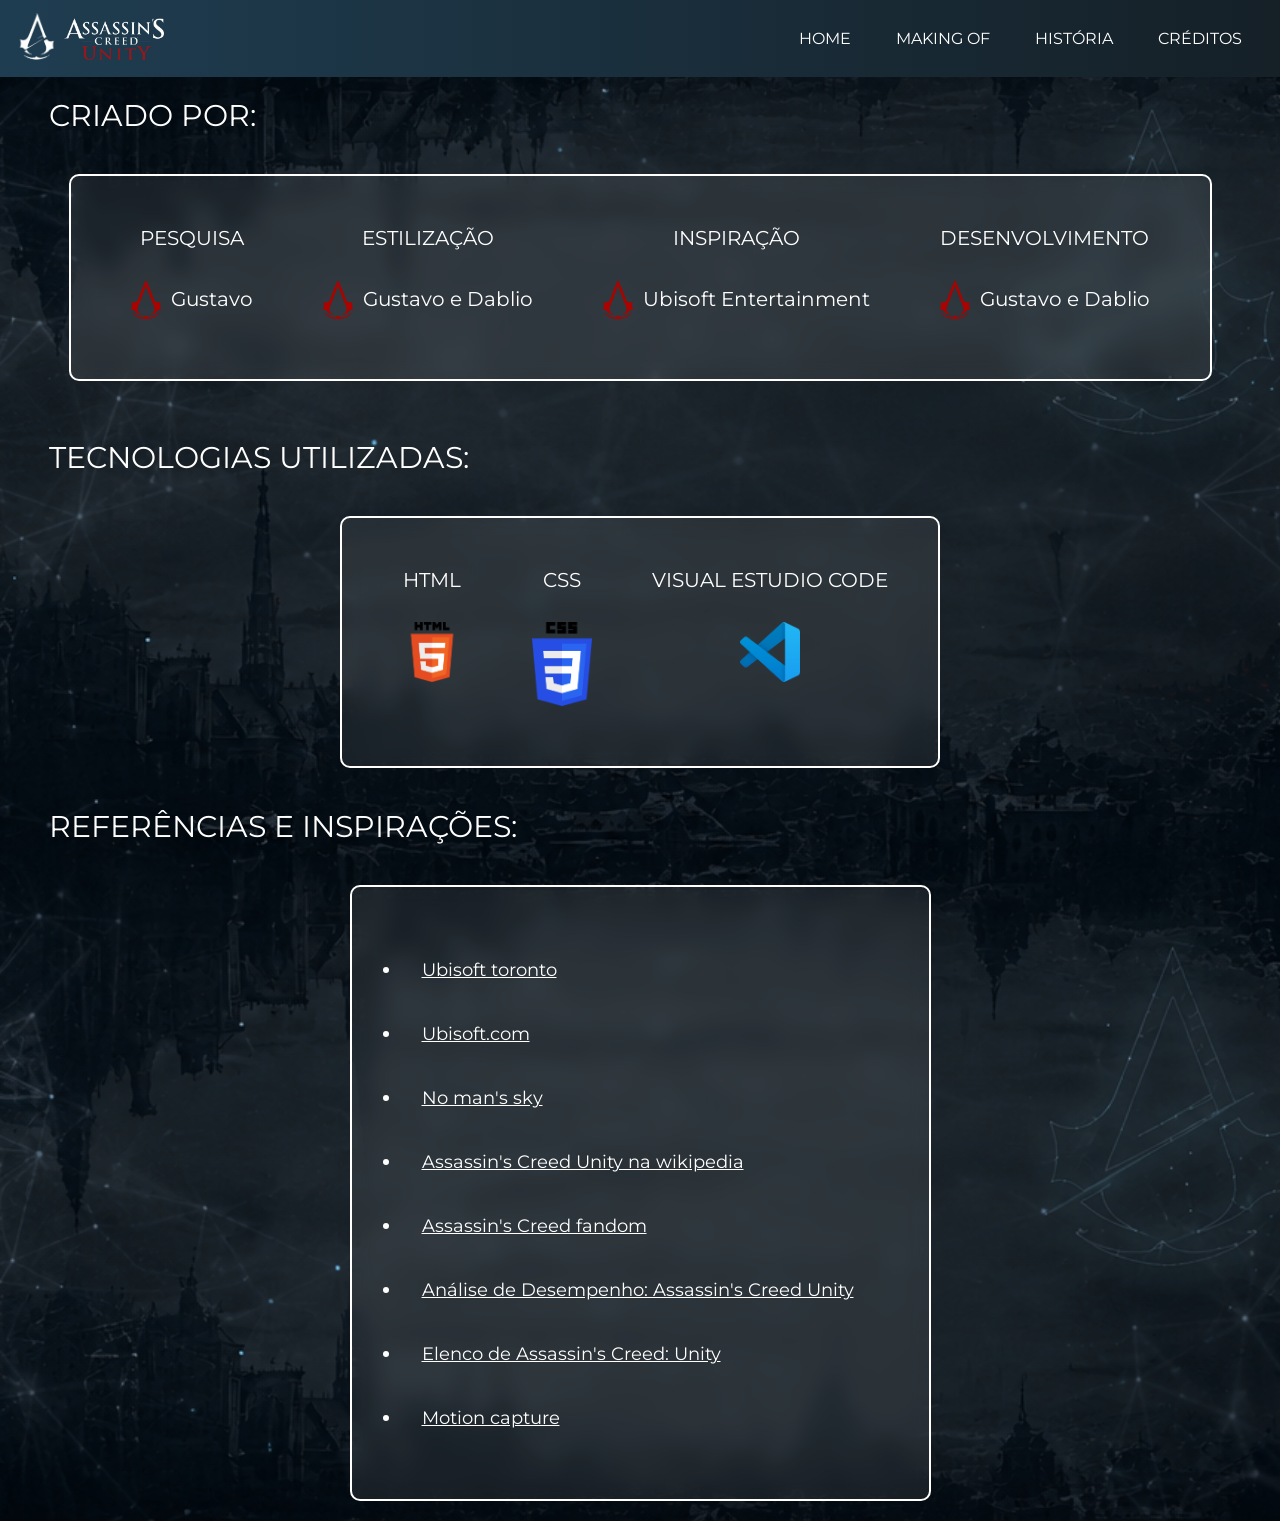
<file: cred.html>
<!DOCTYPE html>
<html lang="pt-br">

<head>
    <meta charset="UTF-8">
    <meta name="viewport" content="width=device-width, initial-scale=1.0">
    <link rel="stylesheet" href="creditos.css">
    <link rel="shortcut icon" href="imgs/assassins-creed-logo-assassins-creed-unity-symbol-11562928846pfso5lm8o0.png"
        type="image/x-icon">
    <title>Creditos</title>
</head>

<body>
    <nav class="navegacao">
        <div class="menu">
            <div class="logo">
                <a href="index.html">
                    <img src="imgs/AClogobranco.png" id="logoBranco" alt="">
                    <img src="imgs/assassins-creed-unity-logo-assassins-creed-unity-logo.png" alt="">
                </a>
            </div>
            <div class="link">
                <a href="index.html">home</a>
                <a href="makingof.html">making of</a>
                <a href="historia.html">história</a>
                <a href="cred.html">Créditos</a>
            </div>
        </div>
    </nav>
    <main>
        <h2>Criado por:</h2>
        <div class="desenvolvedores">
            <div class="atuacoes">
                <h3>pesquisa</h3>
                <div class="membros">
                    <img src="imgs/red-Assassin’s-Creed-Logo-PNG-Photo.png" alt="">
                    <p>Gustavo</p>
                </div>
            </div>
            <div class="atuacoes">
                <h3>estilização</h3>
                <div class="membros">
                    <img src="imgs/red-Assassin’s-Creed-Logo-PNG-Photo.png" alt="">
                    <p>Gustavo e Dablio</p>
                </div>
            </div>
            <div class="atuacoes">
                <h3>inspiração</h3>
                <div class="membros">
                    <img src="imgs/red-Assassin’s-Creed-Logo-PNG-Photo.png" alt="">
                    <p>Ubisoft Entertainment</p>
                </div>
            </div>
            <div class="atuacoes">
                <h3>Desenvolvimento</h3>
                <div class="membros">
                    <img src="imgs/red-Assassin’s-Creed-Logo-PNG-Photo.png" alt="">
                    <p>Gustavo e Dablio</p>
                </div>
            </div>
        </div>
        <br>
        <h2>Tecnologias Utilizadas:</h2>
        <div class="desenvolvedores">
            <div class="atuacoes">
                <h3>Html</h3>
                <div class="membros">
                    <img src="imgs/HTML5_logo_and_wordmark.svg.png" id="tecnologia" alt="Logo html">
                </div>
            </div>
            <div class="atuacoes">
                <h3>Css</h3>
                <div class="membros">
                    <img src="imgs/css-3-logo-1.png" id="tecnologia" alt="Logo css">
                </div>
            </div>
            <div class="atuacoes">
                <h3>Visual estudio code</h3>
                <div class="membros">
                    <img src="imgs/Visual_Studio_Code_1.35_icon.svg.png" id="tecnologia" alt="Logo do Visual Studio Code">
                </div>
            </div>
        </div>

        <h2>referências e inspirações:</h2>
        <div class="desenvolvedores">
            <ul>
                <li>
                    <a href="https://toronto.ubisoft.com/performance-capture-studio/" target="_blank">Ubisoft
                        toronto</a>
                </li>

                <li>
                    <a href="https://www.ubisoft.com/pt-br/game/assassins-creed/unity" target="_blank">Ubisoft.com</a>
                </li>

                <li>
                    <a href="https://www.nomanssky.com/" target="_blank">No man's sky</a>
                </li>

                <li>
                    <a href="https://pt.wikipedia.org/wiki/Assassin's_Creed_Unity" target="_blank">Assassin's Creed
                        Unity na wikipedia</a>
                </li>

                <li>
                    <a href="https://assassinscreed.fandom.com/pt-br/wiki/Assassin%27s_Creed:_Unity"
                        target="_blank">Assassin's Creed fandom</a>
                </li>

                <li>
                    <a href="https://www.digitalfoundry.net/articles/digitalfoundry-2014-assassins-creed-unity-performance-analysis"
                        target="_blank">Análise de Desempenho: Assassin's Creed Unity</a>
                </li>

                <li>
                    <a href="https://www.behindthevoiceactors.com/video-games/Assassins-Creed-Unity/"
                        target="_blank">Elenco de Assassin's Creed: Unity</a>
                </li>

                <li>
                    <a href="https://tecnoblog.net/especiais/motion-capture-os-bastidores-da-arte-de-dar-vida-aos-games/"
                        target="_blank">Motion capture</a>
                </li>

            </ul>
        </div>


    </main>
</body>

</html>
</file>
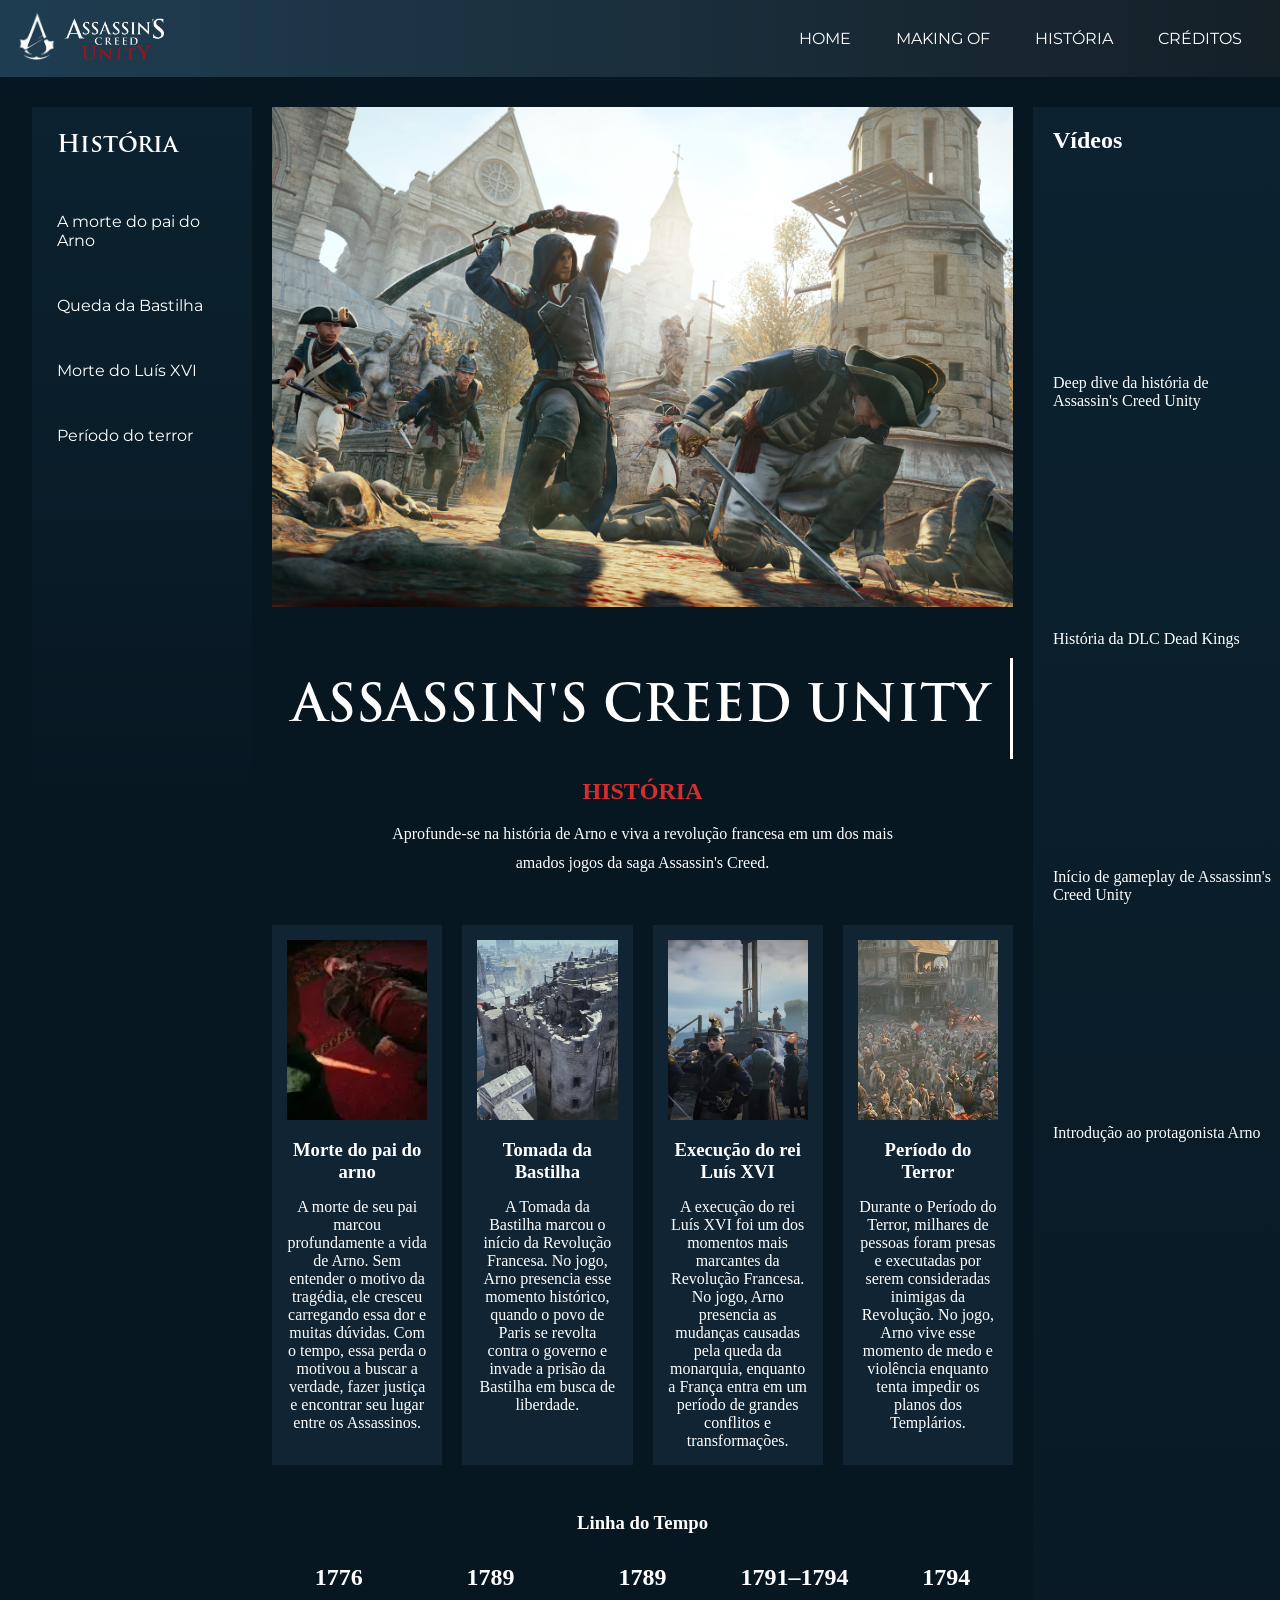
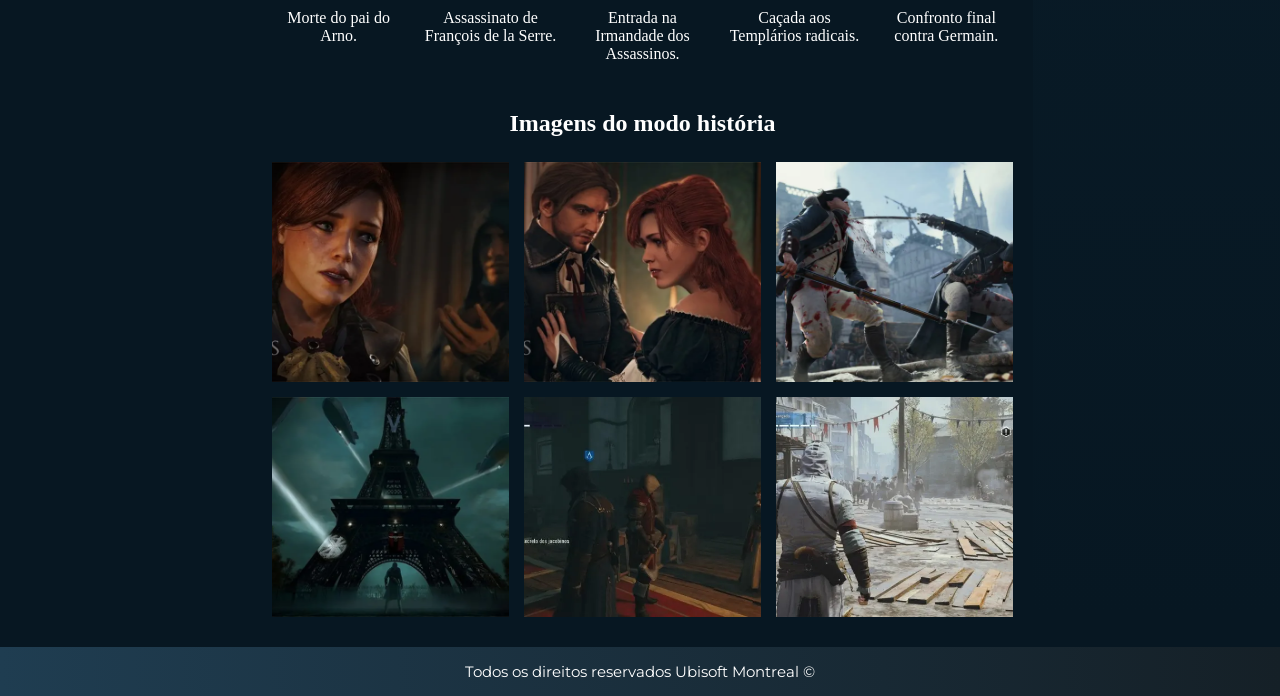
<file: historia.html>
<!DOCTYPE html>
<html lang="pt-BR">

<head>
    <meta charset="UTF-8">
    <meta name="viewport" content="width=device-width, initial-scale=1.0">
    <link rel="stylesheet" href="style.css">
    <link rel="shortcut icon" href="imgs/assassins-creed-logo-assassins-creed-unity-symbol-11562928846pfso5lm8o0.png"
        type="image/x-icon">
    <title>História</title>
</head>

<body>
    <header>
        <nav class="navegacao">
            <div class="menu">
                <div class="logo">
                    <a href="index.html">
                        <img src="imgs/AClogobranco.png" id="logoBranco" alt="Simbolo de assassins-creed">
                        <img src="imgs/assassins-creed-unity-logo-assassins-creed-unity-logo.png"
                            alt="Logo de assassins-creed">
                    </a>
                </div>
                <div class="link">
                    <a href="index.html">home</a>
                    <a href="makingof.html">making of</a>
                    <a href="historia.html">história</a>
                    <a href="cred.html">Créditos</a>
                </div>
            </header>

    <main class="pagina">
        <aside class="menuCapitulos">
            <h2>História</h2>
            <ul>
                <li><a href="#morte">A morte do pai do Arno</a></li>
                <li><a href="#bastilha">Queda da Bastilha</a></li>
                <li><a href="#luis">Morte do Luís XVI</a></li>
                <li><a href="#pterror">Período do terror</a></li>
            </ul>
        </aside>
        <section class="conteudo">

            <section id="visaoGeral" class="banner">
                <img src="imgs/img.png" alt="Arno utilizando a sua espada">
            </section>

            <section class="introducao">

                <h1>ASSASSIN'S CREED UNITY</h1>
                <h2>HISTÓRIA</h2>
                <p>
                    Aprofunde-se na história de Arno e viva a revolução francesa em um dos mais amados jogos da saga
                    Assassin's Creed.
                </p>

            </section>
            <section class="cards">
                <article class="card" id="morte">

                    <img src="imgs/arno-ve-seu-pai-morto.webp" alt="Arno vê seu pai morto">

                    <h3>Morte do pai do arno</h3>
                    <p>
                        A morte de seu pai marcou profundamente a vida de Arno. Sem entender o motivo da tragédia, ele
                        cresceu
                        carregando essa dor e muitas dúvidas. Com o tempo, essa perda o motivou a buscar a verdade,
                        fazer justiça e encontrar seu lugar entre os Assassinos.
                    </p>
                </article>

                <article class="card" id="bastilha">
                    <img src="imgs/bastilha.webp" alt="Tomada da Bastilha">

                    <h3>Tomada da Bastilha</h3>
                    <p>
                        A Tomada da Bastilha marcou o início da Revolução Francesa. No jogo, Arno presencia esse momento
                        histórico, quando o povo de Paris se revolta contra o governo e invade a prisão da Bastilha em
                        busca de liberdade.
                    </p>
                </article>
                <article class="card" id="luis">

                    <img src="imgs/ACU_The_Execution.webp" alt="Imagem do jogo mostrando a execução do Rei Luís XVI">

                    <h3>Execução do rei Luís XVI</h3>

                    <p>
                        A execução do rei Luís XVI foi um dos momentos mais marcantes da Revolução Francesa. No jogo,
                        Arno presencia as mudanças
                        causadas pela queda da monarquia, enquanto a França entra em um período de grandes conflitos e
                        transformações.
                    </p>

                </article>
                <article class="card" id="pterror">

                    <img src="imgs/assassin-creed-periodo-do-terror.webp" alt="Imagem mostrando o peíodo da revolução">

                    <h3>Período do Terror</h3>
                    <p>
                        Durante o Período do Terror, milhares de pessoas foram presas e executadas por serem
                        consideradas inimigas da Revolução. No jogo, Arno vive esse momento de medo e violência enquanto
                        tenta impedir os planos dos Templários.
                    </p>
                </article>
            </section>
            <section class="secaoTimeline">
                <h1>Linha do Tempo</h1>

                <div class="timelineContainer">
                    <div class="eventoTimeline">
                        <h2>1776</h2><br>
                        <p>Morte do pai do Arno.</p>
                    </div>

                    <div class="eventoTimeline">
                        <h2>1789</h2><br>
                        <p>Assassinato de François de la Serre.</p>
                    </div>

                    <div class="eventoTimeline">
                        <h2>1789</h2><br>
                        <p>Entrada na Irmandade dos Assassinos.</p>
                    </div>

                    <div class="eventoTimeline">
                        <h2>1791–1794</h2><br>
                        <p>Caçada aos Templários radicais.</p>
                    </div>

                    <div class="eventoTimeline">
                        <h2>1794</h2><br>
                        <p>Confronto final contra Germain.</p>
                    </div>
                </div>
            </section>
            <section class="galeria">
                <h2>Imagens do modo história</h2>

                <div class="gridGaleria">

                    <img src="imgs/img-historia.webp" alt="Imagem de uma cena do jogo">
                    <img src="imgs/ims-historia2.webp" alt="Imagem de uma cena do jogo">
                    <img src="imgs/img-historia3.webp" alt="Imagem de uma cena do jogo">
                    <img src="imgs/img-historia4.webp" alt="Imagem de uma cena do jogo">
                    <img src="imgs/img-historia5.webp" alt="Imagem de uma cena do jogo">
                    <img src="imgs/img-historia6.webp" alt="Imagem de uma cena do jogo">

                </div>
            </section>
        </section>

        <aside class="videos">

            <h2>Vídeos</h2>
            <div class="videoCard">

                <iframe width="212" height="135" src="https://www.youtube.com/embed/AQltxZMyMqw?si=1GEz5r2ql6YMs6wz"
                    title="YouTube video player" frameborder="0"
                    allow="accelerometer; autoplay; clipboard-write; encrypted-media; gyroscope; picture-in-picture; web-share"
                    referrerpolicy="strict-origin-when-cross-origin" allowfullscreen></iframe>

                <p>Deep dive da história de Assassin's Creed Unity</p>

            </div>

            <div class="videoCard">

                <iframe width="212" height="135" src="https://www.youtube.com/embed/O5Q4Koq3InA?si=CrWr9mjs4vdrkHvI"
                    title="YouTube video player" frameborder="0"
                    allow="accelerometer; autoplay; clipboard-write; encrypted-media; gyroscope; picture-in-picture; web-share"
                    referrerpolicy="strict-origin-when-cross-origin" allowfullscreen></iframe>

                <p>História da DLC Dead Kings</p>

            </div>

            <div class="videoCard">

                <iframe width="212" height="135" src="https://www.youtube.com/embed/A3zHIseblrw?si=IjO5hPC6dW-QsGWR"
                    title="YouTube video player" frameborder="0"
                    allow="accelerometer; autoplay; clipboard-write; encrypted-media; gyroscope; picture-in-picture; web-share"
                    referrerpolicy="strict-origin-when-cross-origin" allowfullscreen></iframe>

                <p>Início de gameplay de Assassinn's Creed Unity</p>

            </div>

            <div class="videoCard">

                <iframe width="212" height="135" src="https://www.youtube.com/embed/gypgS8Y9fgs?si=PtCFe3C82icL25pt"
                    title="YouTube video player" frameborder="0"
                    allow="accelerometer; autoplay; clipboard-write; encrypted-media; gyroscope; picture-in-picture; web-share"
                    referrerpolicy="strict-origin-when-cross-origin" allowfullscreen></iframe>

                <p>Introdução ao protagonista Arno</p>

            </div>
            </div>
        </aside>
    </main>
    <footer>
        <div class="rodape">
            Todos os direitos reservados Ubisoft Montreal &copy;
        </div>
    </footer>
</body>

</html>
</file>
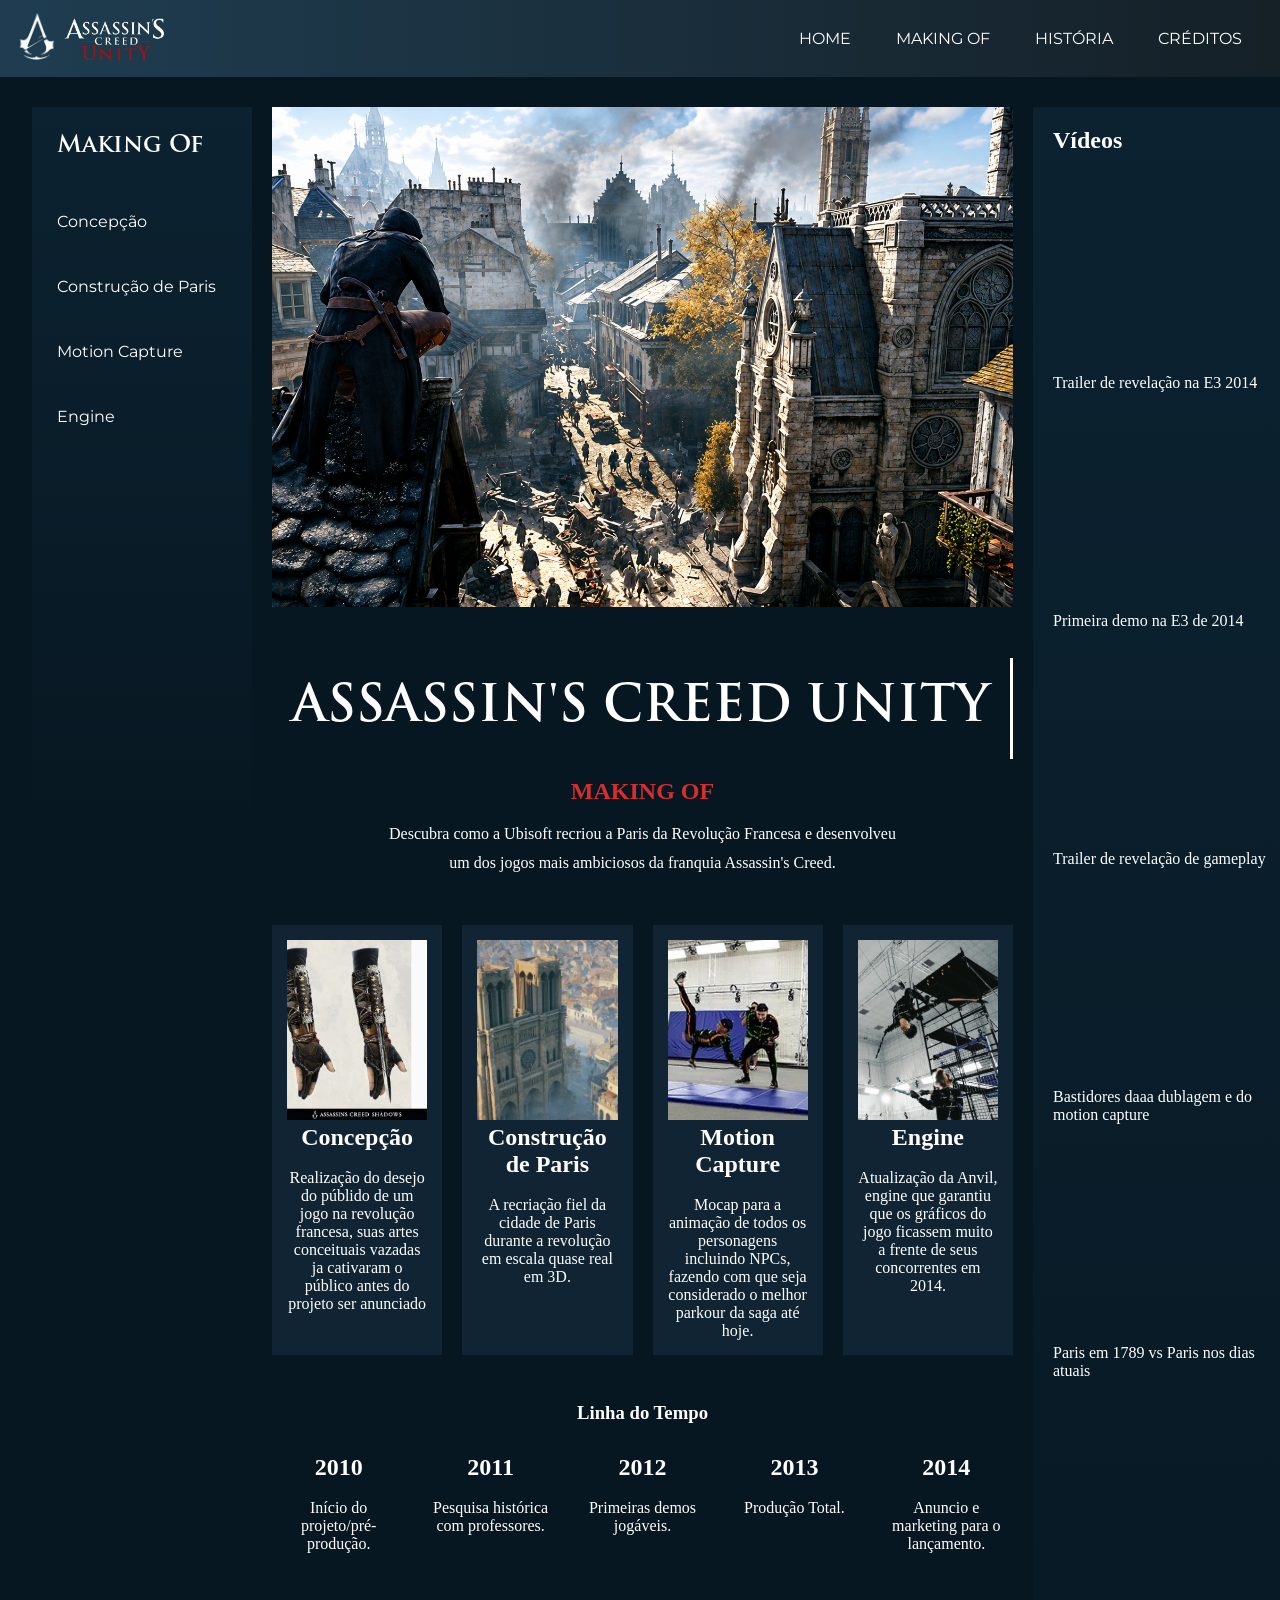
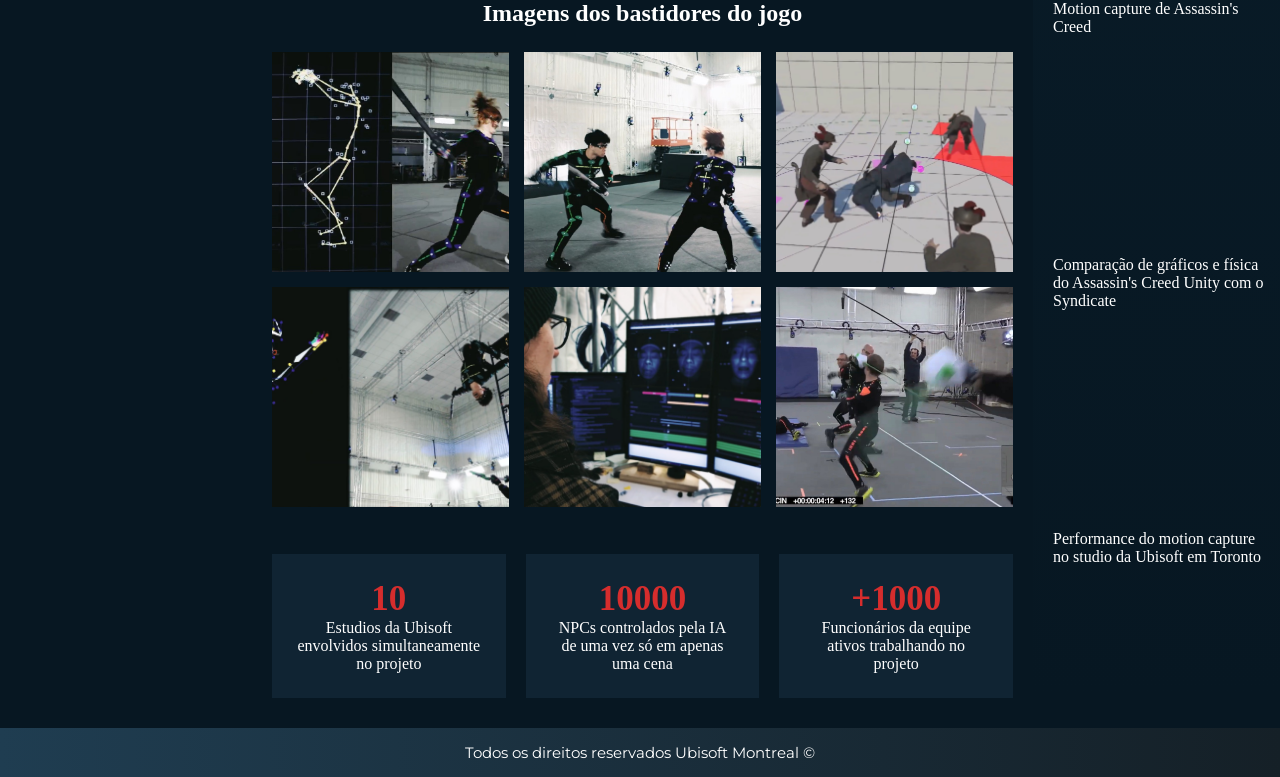
<file: makingof.html>
<!DOCTYPE html>
<html lang="pt-BR">

<head>
    <meta charset="UTF-8">
    <meta name="viewport" content="width=device-width, initial-scale=1.0">
    <link rel="stylesheet" href="style.css">
    <link rel="shortcut icon" href="imgs/assassins-creed-logo-assassins-creed-unity-symbol-11562928846pfso5lm8o0.png"
        type="image/x-icon">
    <title>Making Of</title>
</head>

<body>
    <header>
        <nav class="navegacao">
            <div class="menu">
                <div class="logo">
                    <a href="index.html">
                        <img src="imgs/AClogobranco.png" id="logoBranco" alt="Logo Assanssin's Creed">
                        <img src="imgs/assassins-creed-unity-logo-assassins-creed-unity-logo.png" alt="Logo Assanssin's Creed">
                    </a>
                </div>
                <div class="link">
                    <a href="index.html">home</a>
                    <a href="makingof.html">making of</a>
                    <a href="historia.html">história</a>
                    <a href="cred.html">Créditos</a>
                </div>
            </div>
        </nav>
    </header>

    <main class="pagina">
        <aside class="menuCapitulos">
            <h2>Making Of</h2>
            <ul>
                <li><a href="#concepcao">Concepção</a></li>
                <li><a href="#cdeparis">Construção de Paris</a></li>
                <li><a href="#mocap">Motion Capture</a></li>
                <li><a href="#engine">Engine</a></li>
            </ul>
        </aside>

        <section class="conteudo">
            <section id="visaoGeral" class="banner">
                <img src="imgs/imgaltaqual.png" alt="Arno observando o mapa">
            </section>

            <section class="introducao">
                <h1>ASSASSIN'S CREED UNITY</h1>
                <h2>MAKING OF</h2>
                <p>
                    Descubra como a Ubisoft recriou a Paris da Revolução
                    Francesa e desenvolveu um dos jogos mais ambiciosos
                    da franquia Assassin's Creed.
                </p>
            </section>

            <section class="cards">
                <article class="card" id="concepcao">
                    <img src="imgs/ACSH_Concept_Art_Hidden_Blade_Fred_Rambaud.webp" alt="Concept Art da Hidden Blade">
                    <h2>Concepção</h2><br>
                    <p>
                        Realização do desejo do públido de um jogo na revolução
                        francesa, suas artes conceituais vazadas ja cativaram o público antes do projeto ser anunciado
                    </p>
                </article>

                <article class="card" id="cdeparis">
                    <img src="imgs/catedral-notre-dame-assasins-creed-unity.webp" alt="Catedral de notre dame">
                    <h2>Construção de Paris</h2><br>
                    <p>
                        A recriação fiel da cidade de Paris durante a revolução em escala
                        quase real em 3D.
                    </p>
                </article>

                <article class="card" id="mocap">
                    <img src="imgs/120913_motion_capture_ubisoft_toronto.webp" alt="Motion Capture">
                    <h2>Motion Capture</h2><br>
                    <p>
                        Mocap para a animação de todos os personagens incluindo NPCs, fazendo com que
                        seja considerado o melhor parkour da saga até hoje.
                    </p>
                </article>

                <article class="card" id="engine">
                    <img src="imgs/Ubisoft-Toronto-Performance-Capture-Studio-Stunt-and-Wire-Work.png"
                        alt="Toronto performance-capture-studio">
                    <h2>Engine</h2><br>
                    <p>
                        Atualização da Anvil, engine que garantiu que os gráficos do jogo ficassem muito a frente de
                        seus concorrentes em 2014.
                    </p>
                </article>

            </section>
            <section class="secaoTimeline">
                <h1>Linha do Tempo</h1>
                <div class="timelineContainer">
                    <div class="eventoTimeline">
                        <h2>2010</h2><br>
                        <p>Início do projeto/pré-produção.</p>
                    </div>

                    <div class="eventoTimeline">
                        <h2>2011</h2><br>
                        <p>Pesquisa histórica com professores.</p>
                    </div>

                    <div class="eventoTimeline">
                        <h2>2012</h2><br>
                        <p>Primeiras demos jogáveis.</p>
                    </div>

                    <div class="eventoTimeline">
                        <h2>2013</h2><br>
                        <p>Produção Total.</p>
                    </div>

                    <div class="eventoTimeline">
                        <h2>2014</h2><br>
                        <p>Anuncio e marketing para o lançamento.</p>
                    </div>
                </div>
            </section>

            <section class="galeria">
                <h2>Imagens dos bastidores do jogo</h2>
                <div class="gridGaleria">

                    <img src="imgs/gravacaco-e-demonstracao-do-mocap.jpeg"
                        alt="Duas pessoas lutando com roupa de mocap">
                    <img src="imgs/luta-com-mocap.jpeg" alt="Duas pessoas lutando em um estudio de mocap">
                    <img src="imgs/visualizacao-em-3d-luta.jpeg" alt="Visualização dos equipamentos em 3d na engine">
                    <img src="imgs/gravacao-e-demonnstracao-do-mocaccp-2.jpeg" alt="Demosntração do mocap">
                    <img src="imgs/dev-olhando-o-mocap.jpeg" alt="Uma pessoa olhando o software do mocap">
                    <img src="imgs/luta-de-espadas.jpeg" alt="Duas pessoas lutando">

                </div>
            </section>

            <section class="estatisticasUnity">
                <div class="estatistica">
                    <h3>10</h3>
                    <p>Estudios da Ubisoft envolvidos simultaneamente no projeto</p>
                </div>

                <div class="estatistica">
                    <h3>10000</h3>
                    <p>NPCs controlados pela IA de uma vez só em apenas uma cena</p>
                </div>

                <div class="estatistica">

                    <h3>+1000</h3>
                    <p>Funcionários da equipe ativos trabalhando no projeto</p>

                </div>
            </section>
        </section>

        <aside class="videos">
            <h2>Vídeos</h2>
            <div class="videoCard">

                <iframe width="212" height="135" src="https://www.youtube.com/embed/taNGuF_k5Ao?si=B8RMqZVLMUwQCnwH"
                    title="YouTube video player" frameborder="0"
                    allow="accelerometer; autoplay; clipboard-write; encrypted-media; gyroscope; picture-in-picture; web-share"
                    referrerpolicy="strict-origin-when-cross-origin" allowfullscreen></iframe>

                <p>Trailer de revelação na E3 2014</p>
            </div>

            <div class="videoCard">

                <iframe width="212" height="135" src="https://www.youtube.com/embed/wzBJPOcmke0?si=Yfc_2hV723X2iFQx"
                    title="YouTube video player" frameborder="0"
                    allow="accelerometer; autoplay; clipboard-write; encrypted-media; gyroscope; picture-in-picture; web-share"
                    referrerpolicy="strict-origin-when-cross-origin" allowfullscreen></iframe>

                <p>Primeira demo na E3 de 2014</p>
            </div>

            <div class="videoCard">

                <iframe width="212" height="135" src="https://www.youtube.com/embed/9-EffU9nxO4?si=SujmpurLF_-LgnTA"
                    title="YouTube video player" frameborder="0"
                    allow="accelerometer; autoplay; clipboard-write; encrypted-media; gyroscope; picture-in-picture; web-share"
                    referrerpolicy="strict-origin-when-cross-origin" allowfullscreen></iframe>

                <p>Trailer de revelação de gameplay</p>
            </div>

            <div class="videoCard">

                <iframe width="212" height="135" src="https://www.youtube.com/embed/wyGT--MPwVQ?si=Cemzv9d11ZZqAOjb"
                    title="YouTube video player" frameborder="0"
                    allow="accelerometer; autoplay; clipboard-write; encrypted-media; gyroscope; picture-in-picture; web-share"
                    referrerpolicy="strict-origin-when-cross-origin" allowfullscreen></iframe>

                <p>Bastidores daaa dublagem e do motion capture</p>
            </div>

            <div class="videoCard">

                <iframe width="212" height="135" src="https://www.youtube.com/embed/yTTvkDR6euk?si=CEAK9GdINbUtYyWE"
                    title="YouTube video player" frameborder="0"
                    allow="accelerometer; autoplay; clipboard-write; encrypted-media; gyroscope; picture-in-picture; web-share"
                    referrerpolicy="strict-origin-when-cross-origin" allowfullscreen></iframe>

                <p>Paris em 1789 vs Paris nos dias atuais</p>
            </div>

            <div class="videoCard">
                <iframe width="212" height="135" src="https://www.youtube.com/embed/yQOH96pBIhg?si=95v9VigQaeQ8OZl5"
                    title="YouTube video player" frameborder="0"
                    allow="accelerometer; autoplay; clipboard-write; encrypted-media; gyroscope; picture-in-picture; web-share"
                    referrerpolicy="strict-origin-when-cross-origin" allowfullscreen></iframe>

                <p>Motion capture de Assassin's Creed</p>
            </div>

            <div class="videoCard">

                <iframe width="212" height="135" src="https://www.youtube.com/embed/yuwTU3G7YZc?si=OiQmSqmBYGjpIuwQ"
                    title="YouTube video player" frameborder="0"
                    allow="accelerometer; autoplay; clipboard-write; encrypted-media; gyroscope; picture-in-picture; web-share"
                    referrerpolicy="strict-origin-when-cross-origin" allowfullscreen></iframe>

                <p>Comparação de gráficos e física do Assassin's Creed Unity com o Syndicate</p>
            </div>

            <div class="videoCard">

                <iframe width="212" height="135" src="https://www.youtube.com/embed/5NT8Yles0aw?si=WULInC3QVX9zuoo8"
                    title="YouTube video player" frameborder="0"
                    allow="accelerometer; autoplay; clipboard-write; encrypted-media; gyroscope; picture-in-picture; web-share"
                    referrerpolicy="strict-origin-when-cross-origin" allowfullscreen></iframe>

                <p>Performance do motion capture no studio da Ubisoft em Toronto</p>
            </div>
        </aside>
    </main>

    <footer>
        <div class="rodape">
            Todos os direitos reservados Ubisoft Montreal &copy;
        </div>
    </footer>
</body>

</html>
</file>
<file: creditos.css>
@import url('https://fonts.googleapis.com/css2?family=Fraunces:ital,opsz,wght@0,9..144,100..900;1,9..144,100..900&family=Rubik:ital,wght@0,300..900;1,300..900&display=swap');

@import url('https://fonts.googleapis.com/css2?family=Montserrat:ital,wght@0,100..900;1,100..900&display=swap');

@font-face {
    font-family: 'Fonte-Principal';
    src: url('Fontes/TrajanPro-Bold.otf') format('opentype');
    font-weight: normal;
    font-style: normal;
}

* {
    margin: 0;
    padding: 0;
}

main {
    flex: 1;
    display: flex;
    justify-content: center;
    align-items: center;
    margin: auto;
    flex-direction: column;
}

.navegacao {
    padding: 13px;
    background-image: linear-gradient(to right, #1f3d51, #152027);
}

.menu {
    display: flex;
    justify-content: space-between;
    gap: 23px;
    text-transform: uppercase;
    align-items: center;
}

.link {
    display: flex;
    justify-content: flex-end;
    margin-right: 25px;
    gap: 45px;
}

.menu a {
    color: white;
    text-decoration: none;
    font-family: 'Montserrat';
}

.logo img {
    width: 100px;
    justify-content: flex-start;
}

#logoBranco {
    width: 47px;
}

.menu a:hover {
    text-decoration: line-through;
    color: rgb(236, 0, 0);
}

body {
    background-image: url('imgs/imagem-de-fundo-CREDITOS.png');
    background-size: cover;
    background-position: center;
    background-repeat: no-repeat;
    min-height: 100vh;
    display: flex;
    flex-direction: column;
}

.desenvolvedores {
    display: flex;
    border: 2px solid white;
    border-radius: 10px;
    color: white;
    font: normal 20px 'Montserrat';
    padding: 50px;
    align-items: center;
    justify-content: space-around;
    align-items: flex-start;
    gap: 50px;
    margin: 20px;

    background-color: rgba(255, 255, 255, 0.08);
    backdrop-filter: blur(10px);
    -webkit-backdrop-filter: blur(10px);
    transition-duration: 0.5s;
}

.desenvolvedores:hover {
    background-color: rgba(255, 255, 255, 0.08);
    backdrop-filter: blur(0px);
    -webkit-backdrop-filter: blur(0px);
}

h2 {
    color: white;
    width: 100%;
    margin: 20px;
    font: normal 30px 'Montserrat';
    text-transform: uppercase;
    display: inline-block;
    overflow: hidden;
    white-space: nowrap;

    animation:digitando 4s steps(40, end) infinite;
}

@keyframes digitando {
    from {
        clip-path: inset(0 100% 0 0);
    }

    to {
        clip-path: inset(0 0 0 0);
    }
}

.atuacoes {
    display: flex;
    align-items: center;
    gap: 20px;
    flex-direction: column;
}

.atuacoes h3 {
    font: normal 20px 'Montserrat';
    text-transform: uppercase;
    text-align: center;
}

.membros {
    display: flex;
    align-items: center;
    gap: 10px;
}

.membros {
    padding: 10px;
}

.desenvolvedores img {
    width: 30px;
}

#tecnologia {
    width: 60px;
}

.desenvolvedores a {
    color: white;
    font: normal 18px 'Montserrat';
}

.desenvolvedores li {
    padding: 20px;
    padding-right: 25px;
    transition-duration: 0.5s;
}

.desenvolvedores li:hover {
    padding-left: 5px;
    color: red;
}

@media (max-width: 768px) {
    .menu {
        flex-direction: column;
        justify-content: center;
        gap: 15px;
    }
    .link {
        flex-wrap: wrap;
        justify-content: center;
        gap: 15px;
    }
    h2 {
        text-align: center;
        font-size: 24px;
    }
    .desenvolvedores {
        flex-direction: column;
        width: 85%;
        padding: 20px;
        gap: 30px;
    }
    .atuacoes {
        width: 100%;
    }
    .membros {
        flex-direction: column;
        text-align: center;
    }
    ul{
        padding: 10px;
    }
}
</file>
<file: style.css>
@import url('https://fonts.googleapis.com/css2?family=Fraunces:ital,opsz,wght@0,9..144,100..900;1,9..144,100..900&family=Rubik:ital,wght@0,300..900;1,300..900&display=swap');

@import url('https://fonts.googleapis.com/css2?family=Montserrat:ital,wght@0,100..900;1,100..900&display=swap');

@font-face {
    font-family: 'Fonte-Principal';
    src: url('Fontes/TrajanPro-Bold.otf') format('opentype');
    font-weight: normal;
    font-style: normal;
}

* {
    margin: 0;
    padding: 0;

}

.navegacao {
    padding: 13px;
    /*background-color: #18252d;*/
    background-image: linear-gradient(to right, #1f3d51, #152027);
}

.menu {
    display: flex;
    justify-content: space-between;
    gap: 23px;
    text-transform: uppercase;
    align-items: center;
}

.link {
    display: flex;
    justify-content: flex-end;
    margin-right: 25px;
    gap: 45px;
}

.menu a {
    color: white;
    text-decoration: none;
    font-family: 'Montserrat';
}

.logo img {
    width: 100px;
    justify-content: flex-start;
}

#logoBranco {
    width: 47px;
}

.menu a:hover {
    text-decoration: line-through;
    color: rgb(236, 0, 0);
}

.vidInicio {
    width: 100%;
    height: 100%;
    display: flex;
    justify-content: center;
    align-items: center;
    overflow: hidden;
    object-fit: cover;
    z-index: -1;
    position: absolute;
    filter: brightness(40%);
}

.containerTitulo {
    display: flex;
    position: relative;
    z-index: 3;
    justify-content: center;
    padding: 20px;
}

.containerTitulo img {
    width: 450px;
    margin-top: 15vh;

}

.subtitulo {
    display: block;
    width: fit-content;
    margin: 20px auto;
    color: white;
    text-align: center;
}

.subtitulo h1 {
    text-transform: uppercase;
    margin: 30px;
    font: normal 30px 'Fonte-Principal';
    letter-spacing: 12px;
}

.subtitulo p {
    font: normal 13px 'Montserrat';
    margin: auto;
    width: 50%;
}

#gameplay {
    display: block;
    width: fit-content;
    margin: 20px auto;
    color: white;
    background-color: #18252d;
    text-transform: uppercase;
    text-decoration: none;
    border: 2px solid white;
    padding: 12px 20px;
    transition-duration: 0.5s;
    margin-bottom: 70px;
}

#play {
    width: 18px;
}

#gameplay:hover {
    color: #18252d;
    background-color: white;
}

footer {
    background-color: #18252d;
    color: white;
    margin-top: auto;
    text-align: center;
    padding: 15px;
    font: normal 15px 'Montserrat';
    background-image: linear-gradient(to right, #1f3d51, #152027);
    width: 100%;
    box-sizing: border-box;
}

.rodape {
    margin: auto;
    width: 50%;
}

body {
    background: #071722;
    min-height: 100vh;
    display: flex;
    flex-direction: column;
}

.pagina {
    display: grid;
    grid-template-columns:
        220px 1fr 260px;
    gap: 20px;
    width: 95%;
    margin: 30px auto;
}

.menuCapitulos {
    background: linear-gradient(to bottom,rgba(12, 34, 48, 1), rgba(12, 34, 48, 0), rgba(12, 34, 48, 0), transparent);
    /*background:#0c2230;*/
    padding: 25px;
    /*border:1px solid #24445b;*/
}

.menuCapitulos h2 {
    color: white;
    margin-bottom: 25px;
    font-family: 'Fonte-Principal';
    /*padding-top: 20px;*/
}

.menuCapitulos ul {
    list-style: none;
}

.menuCapitulos li {
    margin-bottom: 20px;
    padding-top: 26px;
    transition-duration: 0.5s;
}

.menuCapitulos li:hover {
    padding-left: 10px;
}

.menuCapitulos a {
    text-decoration: none;
    color: white;
    font-family: 'Montserrat';
}

.conteudo {
    display: flex;
    flex-direction: column;
    gap: 47px;
}

.banner img {
    width: 100%;
    height: 500px;
    object-fit: cover;
}

.introducao {
    text-align: center;
    color: white;
}

.introducao h1 {
    font-family: 'Fonte-Principal';
    font-size: 50px;
    padding: 20px;
    display: inline-block;
    overflow: hidden;
    white-space: nowrap;

    border-right: 3px solid white;
    animation:
        digitando 5s steps(22, end),
        cursor .8s step-end infinite;

}

@keyframes digitando {
    from {
        width: 0;
    }

    to {
        width: 75%;
    }
}

@keyframes cursor {
    50% {
        border-right-color: transparent;
    }
}

.introducao h2 {
    color: #d62d2d;
    margin: 15px 0;
}

.introducao p {
    width: 70%;
    margin: auto;
    line-height: 1.8;
}

.cards {
    display: grid;
    grid-template-columns:
        repeat(4, 1fr);
    gap: 20px;
}

.card {
    background: #102433;
    color: white;
    padding: 15px;
    text-align: center;
}

.card img {
    width: 100%;
    height: 180px;
    object-fit: cover;
}

.card h3 {
    margin: 15px 0;
}

.secaoTimeline {
    color: white;
    text-align: center;
}

.timelineContainer {
    display: flex;
    justify-content: space-between;
    margin-top: 30px;
}

.eventoTimeline {
    width: 18%;
}

.galeria {
    color: white;
}

.galeria h2 {
    text-align: center;
    margin-bottom: 25px;
}

.gridGaleria {
    display: grid;
    grid-template-columns:
        repeat(3, 1fr);
    gap: 15px;
}

.gridGaleria img {
    width: 100%;
    height: 220px;
    object-fit: cover;
    transition-duration: 0.5s;
}

.gridGaleria img:hover {
    transform: scale(1.1);
}

.estatisticasUnity {
    display: grid;
    grid-template-columns:
        repeat(3, 1fr);
    gap: 20px;
}

.estatistica {
    background: #102433;
    color: white;
    padding: 25px;
    text-align: center;
}

.estatistica h3 {
    color: #d62d2d;
    font-size: 35px;
}

.videos h2 {
    margin-bottom: 25px;
}

.videoCard {
    margin-bottom: 25px;
    padding-top: 46px;
}

.videoCard p {
    margin-top: 10px;
}

.estatistica h3 {
    color: #d62d2d;
    font-size: 35px;
}

.videos {
    background: linear-gradient(to bottom,
            rgba(12, 34, 48, 1), rgba(12, 34, 48, 0.438), transparent);
    padding: 20px;
    color: white;
    border: px solid #24445b;
}

.videoCard p {
    margin-top: 10px;
}

@media (max-width: 768px) {
    .menu {
        flex-direction: column;
        justify-content: center;
        gap: 15px;
    }
    .pagina {

        width: 95%;
        grid-template-columns: 1fr;
    }
    .menuCapitulos,
    .videos,
    .conteudo {
        width: auto;
        min-width: 0;
    }
    .gridGaleria {
        grid-template-columns: repeat(2, 1fr);
    }
    .link {
        flex-wrap: wrap;
        justify-content: center;
        gap: 15px;
        margin-right: 0;
    }
    .containerTitulo img {
        width: 90%;
        max-width: 350px;
    }
    .subtitulo h1 {
        font-size: 22px;
        letter-spacing: 5px;
    }
    .subtitulo p {
        width: 90%;
    }
    .pagina {
        width: 95%;
        gap: 30px;
    }
    .introducao h1 {
        font-size: 32px;
        white-space: normal;
        border-right: none;
        animation: none;
    }
    .introducao p {
        width: 95%;
    }

    .cards {
        grid-template-columns: 1fr;
    }
    .timelineContainer {
        flex-direction: column;
        align-items: center;
        gap: 30px;
    }
    .eventoTimeline {
        width: 100%;
    }

    .gridGaleria {
        grid-template-columns: 1fr;
    }
    .gridGaleria img {
        height: auto;
    }
    .estatisticasUnity {
        grid-template-columns: 1fr;
    }
    .videoCard {
        text-align: center;
    }
    .videoCard iframe {
        width: 100%;
        max-width: 350px;
        height: 200px;
    }
    .rodape {
        width: 90%;
    }
    .menuCapitulos {
        text-align: center;
    }
    .menuCapitulos li {
        padding-top: 15px;
    }
}
</file>
